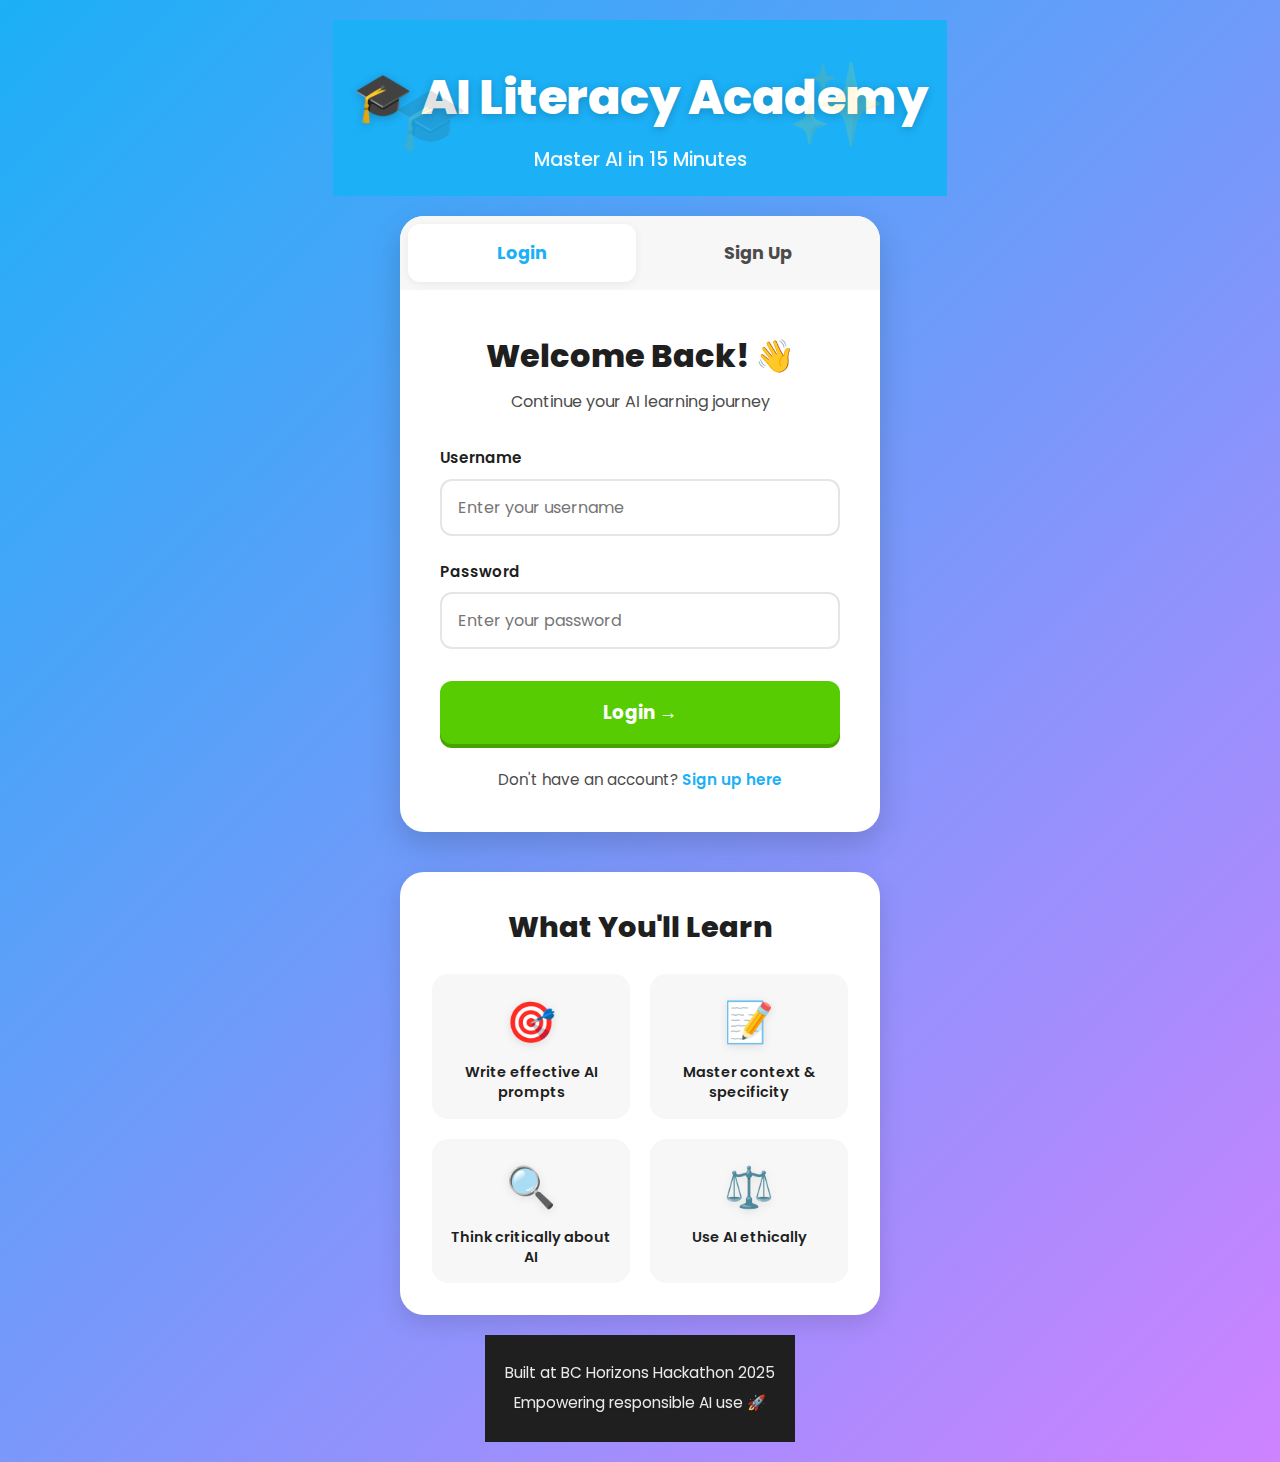
<file: index.html>
<!DOCTYPE html>
<html lang="en">
<head>
    <meta charset="UTF-8">
    <meta name="viewport" content="width=device-width, initial-scale=1.0">
    <title>AI Literacy Academy</title>
    <link rel="stylesheet" href="style.css">
    <script src="auth-check.js"></script>
</head>
<body>
    
    <div class="container">
        <!-- Header Section -->
        <header>
            <div class="header-content">
                <div>
                    <h1>🎓 AI Literacy Academy</h1>
                    <p class="tagline">Master AI in 15 Minutes</p>
                </div>
                <div class="user-controls">
                    <span id="welcomeMessage" class="welcome-text"></span>
                    <button class="logout-button" onclick="authUtils.logout()">Logout</button>
                </div>
            </div>
        </header>

        <!-- Hero Section -->
        <section class="hero">
            <h2>Learn How to Use AI Like a Pro</h2>
            <p>Interactive lessons that teach you proper prompting, critical thinking, and responsible AI use.</p>
            <button class="cta-button" onclick="startCourse()">Start Learning Free →</button>
        </section>

        <!-- Course Modules -->
        <section class="modules">
            <h3>What You'll Learn</h3>
            
            <div class="module-grid">
                <div class="module-card">
                    <div class="module-icon">🎯</div>
                    <h4>Prompt Fundamentals</h4>
                    <p>Learn how to write clear, effective prompts that get you better results.</p>
                    <button onclick="goToLesson(1)">Start →</button>
                </div>

                <div class="module-card">
                    <div class="module-icon">📝</div>
                    <h4>Adding Context</h4>
                    <p>Discover why context matters and how to provide it effectively.</p>
                    <button onclick="goToLesson(2)">Start →</button>
                </div>

                <div class="module-card">
                    <div class="module-icon">🔍</div>
                    <h4>Think Critically</h4>
                    <p>Learn to spot AI mistakes and verify information properly.</p>
                    <button onclick="goToLesson(3)">Start →</button>
                </div>

                <div class="module-card">
                    <div class="module-icon">⚖️</div>
                    <h4>Use AI Ethically</h4>
                    <p>Understand privacy, plagiarism, and responsible AI practices.</p>
                    <button onclick="goToLesson(4)">Start →</button>
                </div>
            </div>
        </section>

        <!-- Demo Section -->
        <section class="demo">
            <h3>Try It: See the Difference</h3>
            <div class="comparison">
                <div class="bad-example">
                    <h4>❌ Vague Prompt</h4>
                    <div class="prompt-box">
                        "Tell me about dogs"
                    </div>
                    <p>Too broad - AI doesn't know what you want</p>
                </div>

                <div class="good-example">
                    <h4>✅ Specific Prompt</h4>
                    <div class="prompt-box">
                        "List 3 dog breeds good for apartments with their exercise needs"
                    </div>
                    <p>Clear goal with specific requirements</p>
                </div>
            </div>
        </section>

        <!-- Footer -->
        <footer>
            <p>Built at BC Horizons Hackathon 2025</p>
            <p>Empowering responsible AI use 🚀</p>
        </footer>
    </div>

    <script src="script.js"></script>
</body>
</html>
</file>
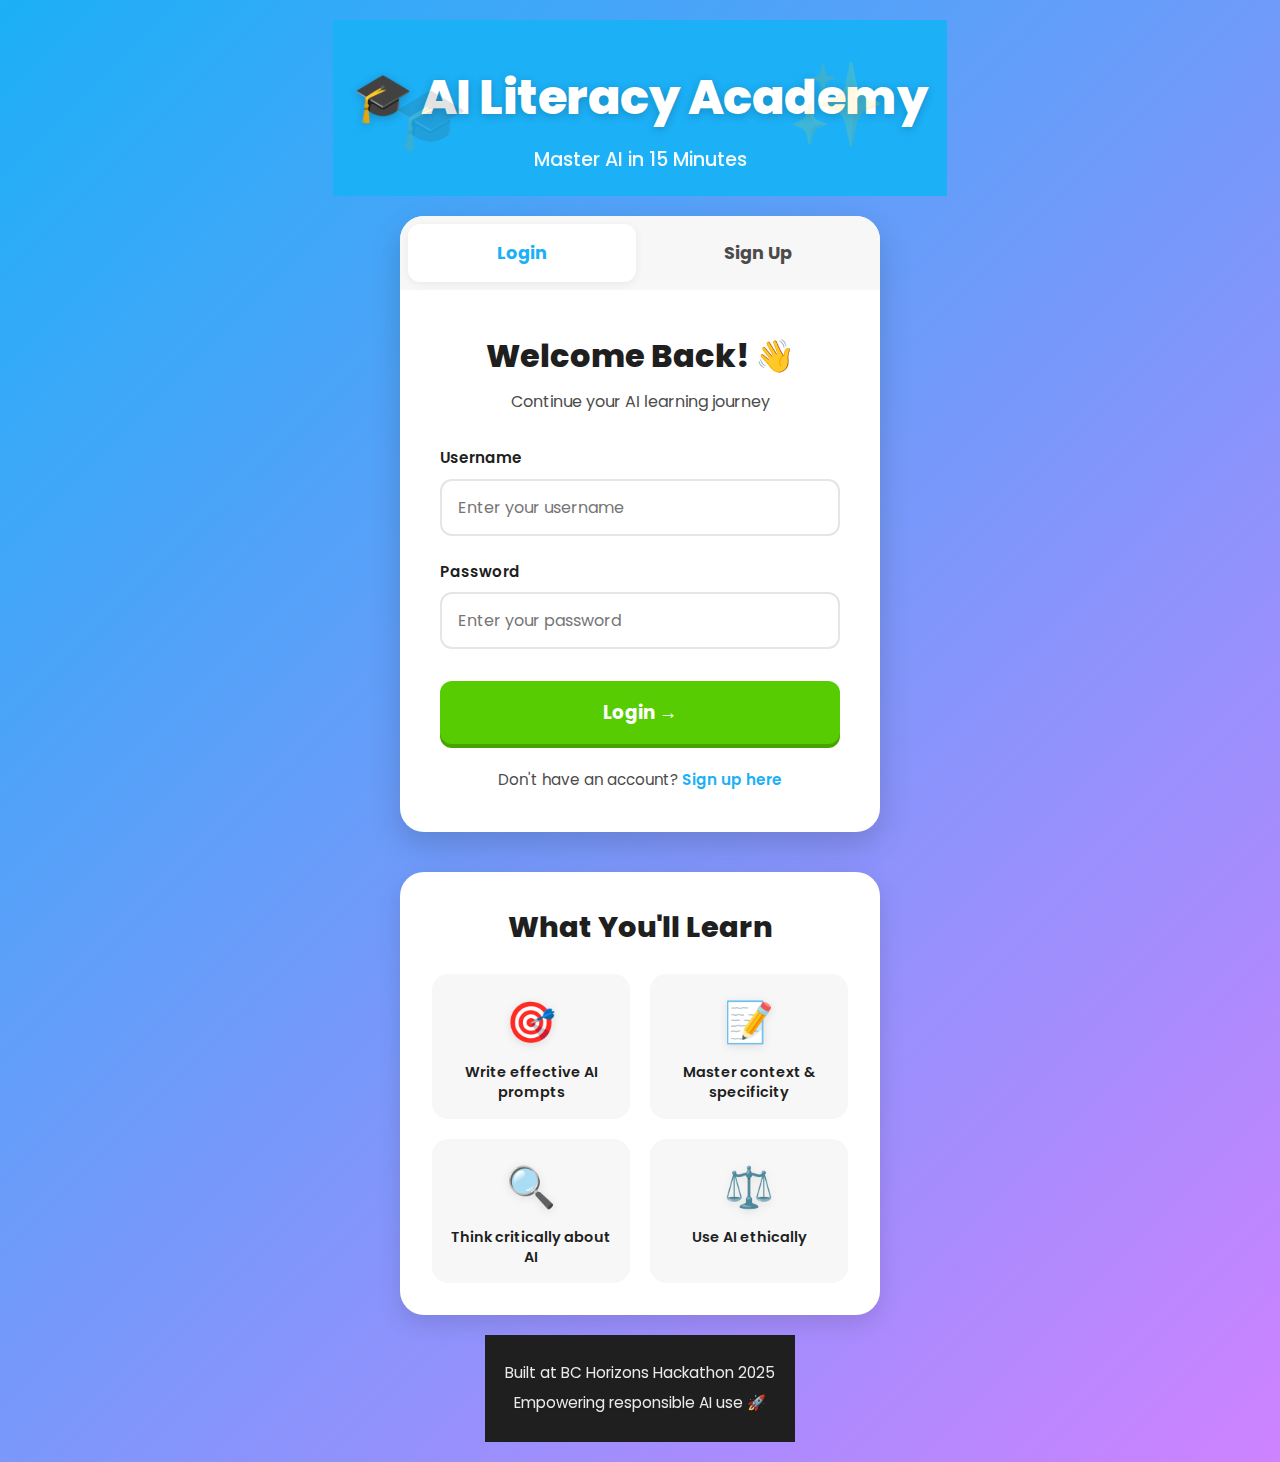
<file: login.html>
<!DOCTYPE html>
<html lang="en">
<head>
    <meta charset="UTF-8">
    <meta name="viewport" content="width=device-width, initial-scale=1.0">
    <title>Login - AI Literacy Academy</title>
    <link rel="stylesheet" href="style.css">
    <link rel="stylesheet" href="auth-style.css">
</head>
<body>
    
    <div class="auth-container">
        <!-- Header -->
        <header class="auth-header">
            <h1>🎓 AI Literacy Academy</h1>
            <p class="tagline">Master AI in 15 Minutes</p>
        </header>

        <!-- Auth Box -->
        <div class="auth-box">
            <!-- Toggle Buttons -->
            <div class="auth-toggle">
                <button id="loginTab" class="tab-button active" onclick="showLogin()">Login</button>
                <button id="registerTab" class="tab-button" onclick="showRegister()">Sign Up</button>
            </div>

            <!-- Login Form -->
            <form id="loginForm" class="auth-form active">
                <h2>Welcome Back! 👋</h2>
                <p class="form-subtitle">Continue your AI learning journey</p>

                <div class="form-group">
                    <label for="loginUsername">Username</label>
                    <input 
                        type="text" 
                        id="loginUsername" 
                        name="username" 
                        required 
                        placeholder="Enter your username"
                        autocomplete="username"
                    >
                </div>

                <div class="form-group">
                    <label for="loginPassword">Password</label>
                    <input 
                        type="password" 
                        id="loginPassword" 
                        name="password" 
                        required 
                        placeholder="Enter your password"
                        autocomplete="current-password"
                    >
                </div>

                <div id="loginError" class="error-message" style="display: none;"></div>

                <button type="submit" class="auth-button" id="loginButton">
                    Login →
                </button>

                <p class="form-footer">
                    Don't have an account? <a href="#" onclick="showRegister(); return false;">Sign up here</a>
                </p>
            </form>

            <!-- Register Form -->
            <form id="registerForm" class="auth-form">
                <h2>Join the Academy! 🚀</h2>
                <p class="form-subtitle">Start learning AI literacy today</p>

                <div class="form-group">
                    <label for="registerUsername">Username</label>
                    <input 
                        type="text" 
                        id="registerUsername" 
                        name="username" 
                        required 
                        placeholder="Choose a username"
                        autocomplete="username"
                        minlength="3"
                    >
                    <small>At least 3 characters</small>
                </div>

                <div class="form-group">
                    <label for="registerPassword">Password</label>
                    <input 
                        type="password" 
                        id="registerPassword" 
                        name="password" 
                        required 
                        placeholder="Create a password"
                        autocomplete="new-password"
                        minlength="6"
                    >
                    <small>At least 6 characters</small>
                </div>

                <div class="form-group">
                    <label for="confirmPassword">Confirm Password</label>
                    <input 
                        type="password" 
                        id="confirmPassword" 
                        name="confirmPassword" 
                        required 
                        placeholder="Confirm your password"
                        autocomplete="new-password"
                    >
                </div>

                <div id="registerError" class="error-message" style="display: none;"></div>

                <button type="submit" class="auth-button" id="registerButton">
                    Create Account →
                </button>

                <p class="form-footer">
                    Already have an account? <a href="#" onclick="showLogin(); return false;">Login here</a>
                </p>
            </form>
        </div>

        <!-- Features Preview -->
        <div class="features-preview">
            <h3>What You'll Learn</h3>
            <div class="feature-grid">
                <div class="feature-item">
                    <span class="feature-icon">🎯</span>
                    <p>Write effective AI prompts</p>
                </div>
                <div class="feature-item">
                    <span class="feature-icon">📝</span>
                    <p>Master context & specificity</p>
                </div>
                <div class="feature-item">
                    <span class="feature-icon">🔍</span>
                    <p>Think critically about AI</p>
                </div>
                <div class="feature-item">
                    <span class="feature-icon">⚖️</span>
                    <p>Use AI ethically</p>
                </div>
            </div>
        </div>

        <!-- Footer -->
        <footer class="auth-footer">
            <p>Built at BC Horizons Hackathon 2025</p>
            <p>Empowering responsible AI use 🚀</p>
        </footer>
    </div>

    <script src="auth.js"></script>
</body>
</html>
</file>
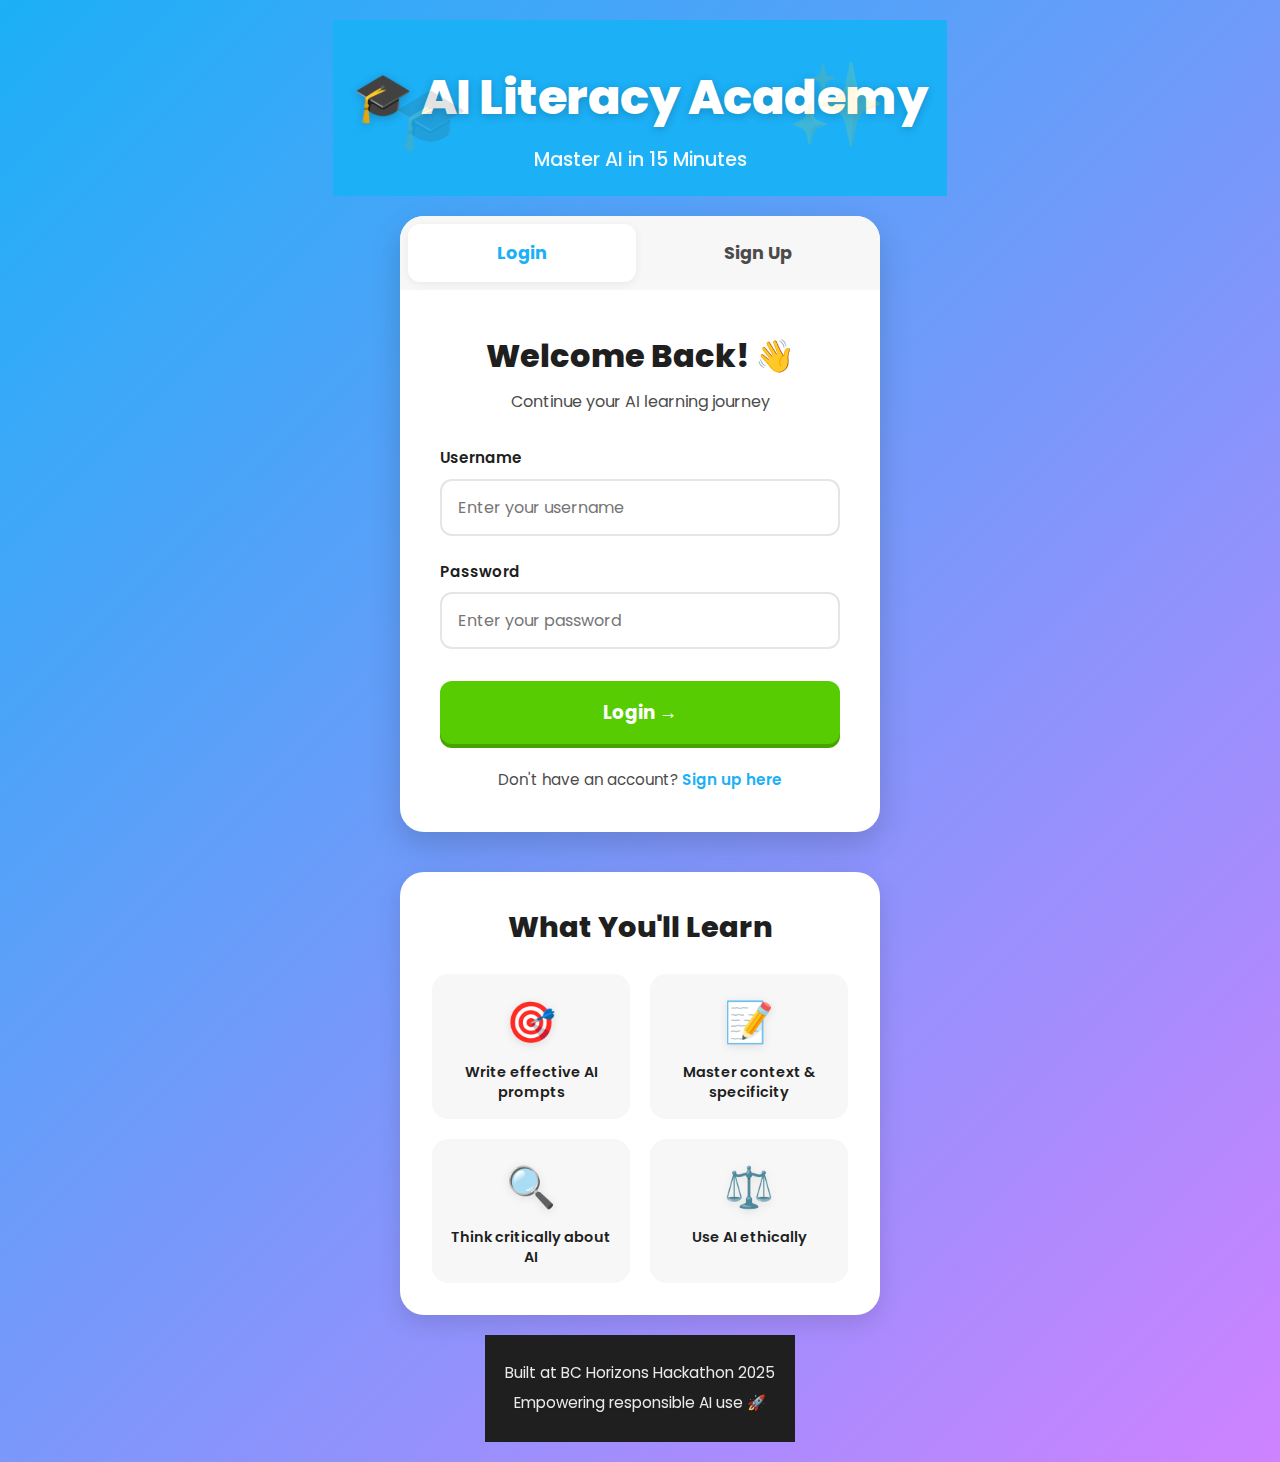
<file: lessons/lesson1.html>
<!DOCTYPE html>
<html lang="en">
<head>
    <meta charset="UTF-8">
    <meta name="viewport" content="width=device-width, initial-scale=1.0">
    <title>Lesson 1: Prompt Fundamentals</title>
    <link rel="stylesheet" href="../style.css">
    <link rel="stylesheet" href="lesson-style.css">
    <script src="../auth-check.js"></script>
</head>
<body>
    
    <div class="lesson-container">
        <!-- Progress Bar -->
        <div class="progress-bar">
            <div class="progress-fill" id="progressBar"></div>
        </div>

        <!-- Navigation -->
        <nav class="lesson-nav">
            <a href="../index.html" class="back-button">← Back to Home</a>
            <span class="lesson-badge">Lesson 1 of 4</span>
        </nav>

        <!-- Lesson Content -->
        <main class="lesson-content">
            
            <!-- Section 1: Introduction -->
            <section id="section1" class="section active">
                <div class="section-inner">
                    <h1>🎯 Prompt Fundamentals</h1>
                    <p class="intro-text">
                        Think of AI like a really talented assistant who's eager to help but needs clear instructions. 
                        The better your instructions (prompts), the better the results!
                    </p>

                    <div class="key-principle">
                        <h3>💡 Key Principle</h3>
                        <p>Specific prompts = Better results. Always include <strong>WHO</strong>, <strong>WHAT</strong>, and <strong>HOW</strong>.</p>
                    </div>

                    <button class="next-button" onclick="goToSection(2)">
                        Start Learning →
                    </button>
                </div>
            </section>

            <!-- Section 2: The Three Elements -->
            <section id="section2" class="section">
                <div class="section-inner">
                    <h2>The Three Elements of Great Prompts</h2>
                    <p class="subtitle">Master these and you'll get 10x better results from any AI</p>

                    <div class="elements-grid">
                        <div class="element-card">
                            <div class="element-icon">👤</div>
                            <h3>WHO - Define the Role</h3>
                            <p>Tell the AI what perspective or expertise to use.</p>
                            <div class="example-box good">
                                <strong>Example:</strong> "You are an experienced college advisor..."
                            </div>
                        </div>

                        <div class="element-card">
                            <div class="element-icon">📋</div>
                            <h3>WHAT - State Your Goal</h3>
                            <p>Be crystal clear about what you need.</p>
                            <div class="example-box good">
                                <strong>Example:</strong> "...help me write a resume that highlights my coding skills..."
                            </div>
                        </div>

                        <div class="element-card">
                            <div class="element-icon">⚙️</div>
                            <h3>HOW - Specify Format</h3>
                            <p>Describe exactly how you want the output.</p>
                            <div class="example-box good">
                                <strong>Example:</strong> "...format it with bullet points, keep each under 15 words"
                            </div>
                        </div>
                    </div>

                    <div class="full-example">
                        <h4>✨ Putting It All Together:</h4>
                        <div class="prompt-display">
                            "You are an experienced college advisor. Help me write a resume that highlights my coding skills. Format it with bullet points, keep each under 15 words."
                        </div>
                    </div>

                    <button class="next-button" onclick="goToSection(3)">
                        Try an Exercise →
                    </button>
                </div>
            </section>

            <!-- Section 3: Interactive Exercise -->
            <section id="section3" class="section">
                <div class="section-inner">
                    <h2>🎮 Your Turn: Fix This Prompt</h2>
                    
                    <div class="challenge-box">
                        <div class="bad-prompt-display">
                            <h3>❌ Vague Prompt:</h3>
                            <p class="bad-prompt">"Help me with my essay"</p>
                            <p class="explanation">This is too vague! The AI doesn't know what kind of help, what essay, or how to format the response.</p>
                        </div>

                        <div class="task-box">
                            <h3>Your Task:</h3>
                            <p>Rewrite this prompt using WHO, WHAT, and HOW. Make it specific!</p>
                        </div>

                        <textarea 
                            id="userPrompt" 
                            class="prompt-input" 
                            placeholder="Type your improved prompt here...&#10;&#10;Hint: Start with 'You are...' and include specific details about the essay topic and what kind of help you need."
                            rows="6"
                        ></textarea>

                        <button class="check-button" onclick="checkPrompt()">
                            Check My Answer ✓
                        </button>

                        <div id="feedback" class="feedback-box" style="display: none;"></div>
                    </div>

                    <button id="continueButton" class="next-button" onclick="goToSection(4)" style="display: none;">
                        Continue to Summary →
                    </button>
                </div>
            </section>

            <!-- Section 4: Summary & Next Steps -->
            <section id="section4" class="section">
                <div class="section-inner">
                    <h2>🎉 Lesson Complete!</h2>
                    
                    <div class="completion-badge">
                        <div class="badge-icon">✓</div>
                    </div>

                    <div class="summary-box">
                        <h3>What You Learned:</h3>
                        <ul class="checklist">
                            <li>✅ How to structure prompts with WHO, WHAT, and HOW</li>
                            <li>✅ Why specificity leads to better AI results</li>
                            <li>✅ How to transform vague requests into clear instructions</li>
                        </ul>
                    </div>

                    <div class="next-lesson-preview">
                        <h3>🔜 Next Lesson: Adding Context</h3>
                        <p>Learn how providing background information dramatically improves AI responses</p>
                    </div>

                    <div class="button-group">
                        <a href="lesson2.html" class="next-button primary">
                            Next Lesson: Context is Key →
                        </a>
                        <a href="../index.html" class="next-button secondary">
                            ← Back to Home
                        </a>
                    </div>
                </div>
            </section>

        </main>
    </div>

    <script src="lesson1.js"></script>
</body>
</html>
</file>
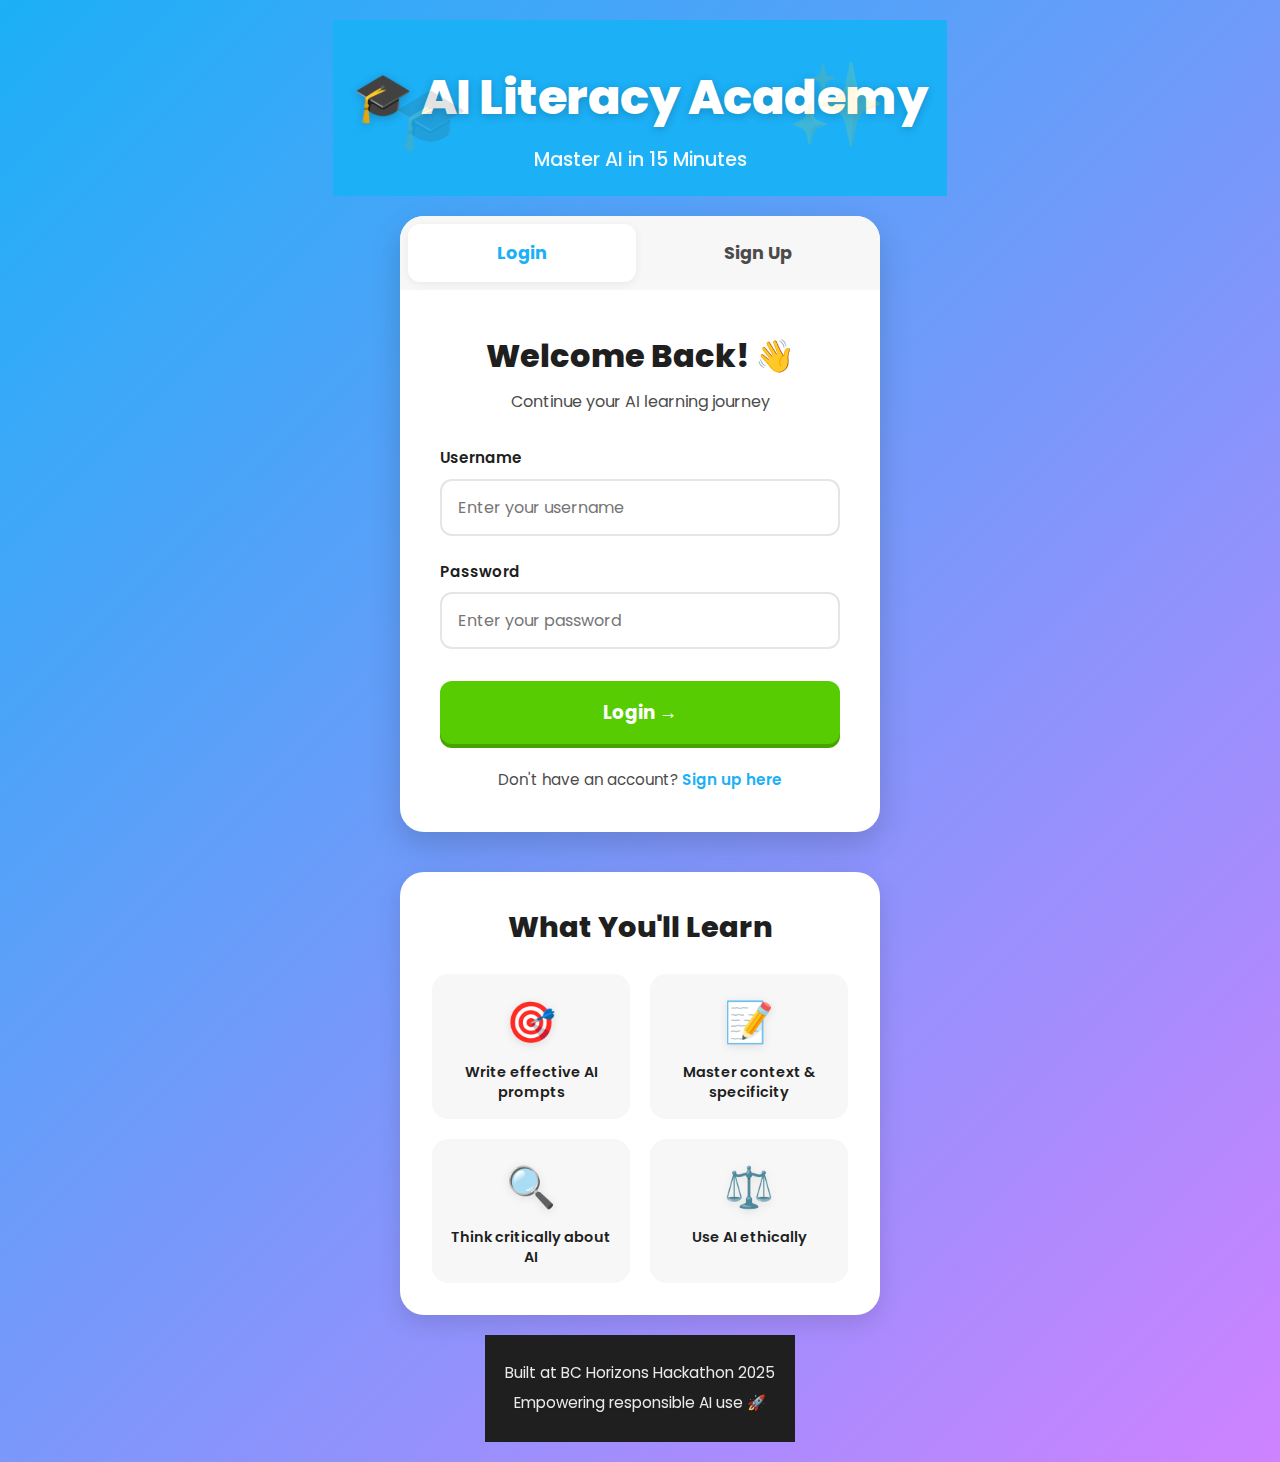
<file: lessons/lesson2.html>
<!DOCTYPE html>
<html lang="en">
<head>
    <meta charset="UTF-8">
    <meta name="viewport" content="width=device-width, initial-scale=1.0">
    <title>Lesson 2: Context is Key</title>
    <link rel="stylesheet" href="../style.css">
    <link rel="stylesheet" href="lesson-style.css">
    <script src="../auth-check.js"></script>
</head>
<body>
    
    <div class="lesson-container">
        <!-- Progress Bar -->
        <div class="progress-bar">
            <div class="progress-fill" id="progressBar"></div>
        </div>

        <!-- Navigation -->
        <nav class="lesson-nav">
            <a href="../index.html" class="back-button">← Back to Home</a>
            <span class="lesson-badge">Lesson 2 of 4</span>
        </nav>

        <!-- Lesson Content -->
        <main class="lesson-content">
            
            <!-- Section 1: Introduction -->
            <section id="section1" class="section active">
                <div class="section-inner">
                    <h1>📝 Context is Key</h1>
                    <p class="intro-text">
                        Imagine asking a friend for restaurant recommendations without mentioning you're vegetarian, 
                        on a budget, or that you're in Tokyo. Context changes everything!
                    </p>

                    <div class="key-principle">
                        <h3>💡 Key Principle</h3>
                        <p>AI can't read your mind. The more relevant background information you provide, the more tailored and useful the response will be.</p>
                    </div>

                    <button class="next-button" onclick="goToSection(2)">
                        See Examples →
                    </button>
                </div>
            </section>

            <!-- Section 2: Before & After Examples -->
<section id="section2" class="section">
    <div class="section-inner">
        <h2>The Power of Context</h2>
        <p class="subtitle">Watch how adding context transforms generic advice into personalized help</p>

        <!-- Example 1: Without Context -->
        <div class="example-container">
            <h3 class="example-title bad-title">❌ Without Context</h3>
            <div class="example-content">
                <div class="prompt-display-large bad">
                    "Give me tips for learning to code"
                </div>
                <div class="response-preview">
                    <div class="response-label">AI Response:</div>
                    <p>Here are some general tips: Start with Python, practice daily, build projects, use online tutorials, join coding communities...</p>
                    <div class="quality-badge bad-badge">
                        <span class="badge-icon">⚠️</span>
                        <span>Generic advice that might not fit your situation</span>
                    </div>
                </div>
            </div>
        </div>

        <!-- Spacer -->
        <div class="vs-divider">
            <span>VS</span>
        </div>

        <!-- Example 2: With Context -->
        <div class="example-container">
            <h3 class="example-title good-title">✅ With Context</h3>
            <div class="example-content">
                <div class="prompt-display-large good">
                    "I'm a biology major interested in data analysis for research. I have no coding experience but can dedicate 2 hours per week to learning. Give me tips for learning to code that fit my background and time constraints."
                </div>
                <div class="response-preview">
                    <div class="response-label">AI Response:</div>
                    <p>Perfect! Focus on Python and R since they're ideal for biological data analysis. Start with DataCamp's biology-focused intro courses which work well with a 2hr/week schedule. Practice with real genomic or ecological datasets from Kaggle to stay motivated...</p>
                    <div class="quality-badge good-badge">
                        <span class="badge-icon">✓</span>
                        <span>Personalized, actionable advice tailored to you</span>
                    </div>
                </div>
            </div>
        </div>

        <!-- Key Takeaway Box -->
        <div class="takeaway-box">
            <h3>🎯 The Difference?</h3>
            <p>The second prompt included <strong>who you are</strong> (biology major), <strong>your goal</strong> (data analysis), and <strong>your constraints</strong> (2hrs/week, no experience). This gave the AI everything it needed to give you relevant advice.</p>
        </div>

        <!-- Context Types Section - Cleaner Layout -->
        <div class="context-section">
            <h3>What Kind of Context Should You Include?</h3>
            
            <div class="context-list">
                <div class="context-item">
                    <div class="context-header">
                        <span class="context-icon">👤</span>
                        <h4>Your Background</h4>
                    </div>
                    <p>Your skills, experience level, field of study, or current role</p>
                    <div class="context-example">
                        <em>Example: "I'm a junior majoring in psychology..."</em>
                    </div>
                </div>

                <div class="context-item">
                    <div class="context-header">
                        <span class="context-icon">🎯</span>
                        <h4>Your Goal</h4>
                    </div>
                    <p>What you want to achieve and why it matters to you</p>
                    <div class="context-example">
                        <em>Example: "...looking to apply for grad school in neuroscience"</em>
                    </div>
                </div>

                <div class="context-item">
                    <div class="context-header">
                        <span class="context-icon">⏰</span>
                        <h4>Your Constraints</h4>
                    </div>
                    <p>Time, budget, resources, or limitations you're working with</p>
                    <div class="context-example">
                        <em>Example: "...have 6 months and a $500 budget"</em>
                    </div>
                </div>

                <div class="context-item">
                    <div class="context-header">
                        <span class="context-icon">📍</span>
                        <h4>Your Situation</h4>
                    </div>
                    <p>Current circumstances, challenges, or specific needs</p>
                    <div class="context-example">
                        <em>Example: "...struggling with statistics courses"</em>
                    </div>
                </div>
            </div>
        </div>

        <button class="next-button" onclick="goToSection(3)">
            Practice Adding Context →
        </button>
    </div>
</section>

            <!-- Section 3: Interactive Exercise -->
            <section id="section3" class="section">
                <div class="section-inner">
                    <h2>🎮 Your Turn: Add Context</h2>
                    
                    <div class="challenge-box">
                        <div class="scenario-box">
                            <h3>📖 Scenario:</h3>
                            <p>You want AI to help you prepare for a job interview.</p>
                            
                            <div class="bad-prompt-display">
                                <h4>❌ Basic Prompt (No Context):</h4>
                                <p class="bad-prompt">"Help me prepare for a job interview"</p>
                            </div>
                        </div>

                        <div class="task-box">
                            <h3>Your Task:</h3>
                            <p>Rewrite this prompt by adding context about:</p>
                            <ul class="task-list">
                                <li>✓ What job/role you're interviewing for</li>
                                <li>✓ Your relevant background or experience</li>
                                <li>✓ What specifically concerns you about the interview</li>
                                <li>✓ When the interview is (timeline)</li>
                            </ul>
                        </div>

                        <textarea 
                            id="userPrompt" 
                            class="prompt-input" 
                            placeholder="Rewrite the prompt here with lots of context...&#10;&#10;Example start: 'I'm interviewing for a software engineering internship at a startup. I'm a sophomore computer science student with one Python project...'&#10;&#10;Keep going - add more details!"
                            rows="8"
                        ></textarea>

                        <button class="check-button" onclick="checkPrompt()">
                            Check My Answer ✓
                        </button>

                        <div id="feedback" class="feedback-box" style="display: none;"></div>
                    </div>

                    <button id="continueButton" class="next-button" onclick="goToSection(4)" style="display: none;">
                        Continue to Summary →
                    </button>
                </div>
            </section>

            <!-- Section 4: Summary & Next Steps -->
            <section id="section4" class="section">
                <div class="section-inner">
                    <h2>🎉 Lesson Complete!</h2>
                    
                    <div class="completion-badge">
                        <div class="badge-icon">✓</div>
                    </div>

                    <div class="summary-box">
                        <h3>What You Learned:</h3>
                        <ul class="checklist">
                            <li>✅ Why context transforms generic responses into personalized advice</li>
                            <li>✅ Four types of context to include: background, goals, constraints, situation</li>
                            <li>✅ How to enrich prompts with relevant details</li>
                        </ul>
                    </div>

                    <div class="pro-tip-box">
                        <h3>💎 Pro Tip:</h3>
                        <p>The best prompts combine Lesson 1 (WHO, WHAT, HOW) with Lesson 2 (Context). Try it: "You are a career coach [WHO]. I'm a junior majoring in marketing with one internship [CONTEXT]. Help me write a cover letter for a social media manager role [WHAT]. Format it as three paragraphs [HOW]."</p>
                    </div>

                    <div class="next-lesson-preview">
                        <h3>🔜 Next Lesson: Critical Thinking</h3>
                        <p>Learn how to spot AI mistakes, hallucinations, and verify information</p>
                    </div>

                    <div class="button-group">
                        <a href="lesson3.html" class="next-button primary">
                            Next Lesson: Think Critically →
                        </a>
                        <a href="../index.html" class="next-button secondary">
                            ← Back to Home
                        </a>
                    </div>
                </div>
            </section>

        </main>
    </div>

    <script src="lesson2.js"></script>
</body>
</html>
</file>
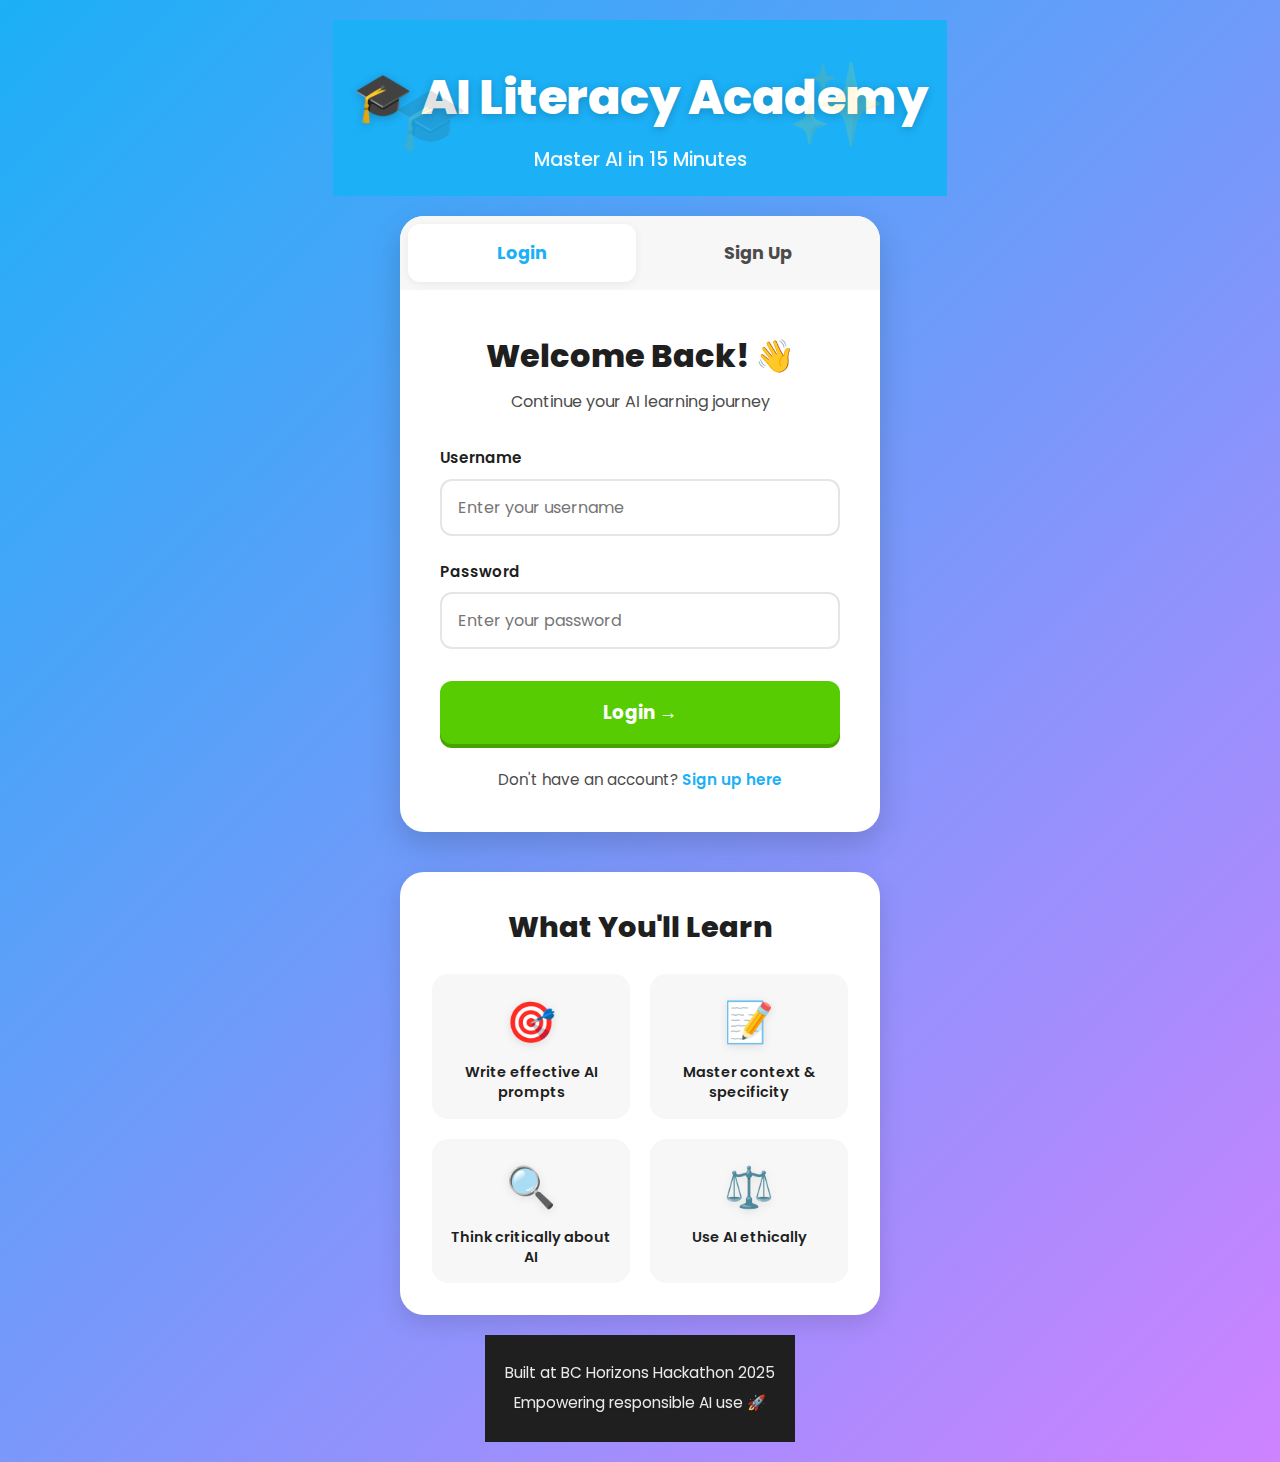
<file: lessons/lesson3.html>
<!DOCTYPE html>
<html lang="en">
<head>
    <meta charset="UTF-8">
    <meta name="viewport" content="width=device-width, initial-scale=1.0">
    <title>Lesson 3: Think Critically</title>
    <link rel="stylesheet" href="../style.css">
    <link rel="stylesheet" href="lesson-style.css">
    <script src="../auth-check.js"></script>
</head>
<body>

    <div class="lesson-container">
        <!-- Progress Bar -->
        <div class="progress-bar">
            <div class="progress-fill" id="progressBar"></div>
        </div>

        <!-- Navigation -->
        <nav class="lesson-nav">
            <a href="../index.html" class="back-button">← Back to Home</a>
            <span class="lesson-badge">Lesson 3 of 4</span>
        </nav>

        <!-- Lesson Content -->
        <main class="lesson-content">

            <!-- Section 1: Introduction -->
            <section id="section1" class="section active">
                <div class="section-inner">
                    <h1>🔍 Think Critically</h1>
                    <p class="intro-text">
                        AI is powerful, but it's not perfect. It can make mistakes, "hallucinate" facts,
                        and give outdated information. Learning to verify and question AI responses is crucial!
                    </p>

                    <div class="key-principle">
                        <h3>💡 Key Principle</h3>
                        <p>Always verify important information. AI is a helpful tool, but you're the one responsible for checking if the output is accurate and appropriate.</p>
                    </div>

                    <button class="next-button" onclick="goToSection(2)">
                        Learn How →
                    </button>
                </div>
            </section>

            <!-- Section 2: Types of AI Mistakes -->
            <section id="section2" class="section">
                <div class="section-inner">
                    <h2>Common AI Mistakes to Watch For</h2>
                    <p class="subtitle">Understanding what can go wrong helps you catch errors before they cause problems</p>

                    <div class="mistakes-grid">
                        <div class="mistake-card">
                            <div class="mistake-icon">🎭</div>
                            <h3>Hallucinations</h3>
                            <p>AI makes up facts, dates, or sources that sound real but aren't.</p>
                            <div class="example-box bad">
                                <strong>Example:</strong> Citing a research paper that doesn't exist, or claiming a historical event happened on the wrong date.
                            </div>
                            <div class="verification-tip">
                                <strong>How to Check:</strong> Cross-reference with reliable sources, look up citations, verify dates and names.
                            </div>
                        </div>

                        <div class="mistake-card">
                            <div class="mistake-icon">📅</div>
                            <h3>Outdated Information</h3>
                            <p>AI training data has a cutoff date - it doesn't know recent events.</p>
                            <div class="example-box bad">
                                <strong>Example:</strong> Information about current events, latest software versions, or recent policy changes may be incorrect.
                            </div>
                            <div class="verification-tip">
                                <strong>How to Check:</strong> For time-sensitive info, always verify with current sources or official websites.
                            </div>
                        </div>

                        <div class="mistake-card">
                            <div class="mistake-icon">⚖️</div>
                            <h3>Biased Responses</h3>
                            <p>AI can reflect biases from its training data or make oversimplified generalizations.</p>
                            <div class="example-box bad">
                                <strong>Example:</strong> Stereotypical assumptions about professions, cultures, or situations.
                            </div>
                            <div class="verification-tip">
                                <strong>How to Check:</strong> Question generalizations, seek diverse perspectives, be aware of potential bias.
                            </div>
                        </div>

                        <div class="mistake-card">
                            <div class="mistake-icon">🧮</div>
                            <h3>Math & Logic Errors</h3>
                            <p>AI can make calculation mistakes or logical inconsistencies.</p>
                            <div class="example-box bad">
                                <strong>Example:</strong> Incorrect calculations, flawed reasoning, or contradictory statements within the same response.
                            </div>
                            <div class="verification-tip">
                                <strong>How to Check:</strong> Double-check calculations, verify logic step by step, use specialized tools for complex math.
                            </div>
                        </div>
                    </div>

                    <div class="critical-thinking-framework">
                        <h3>🎯 Your Critical Thinking Checklist</h3>
                        <div class="checklist-box">
                            <ul class="verification-list">
                                <li><strong>Is it specific?</strong> Vague responses might indicate the AI doesn't really know.</li>
                                <li><strong>Can I verify it?</strong> Check facts against trusted sources.</li>
                                <li><strong>Does it make sense?</strong> Use your own knowledge and common sense.</li>
                                <li><strong>Is it current?</strong> For time-sensitive info, confirm it's up to date.</li>
                                <li><strong>What's missing?</strong> Consider what perspectives or information might be left out.</li>
                            </ul>
                        </div>
                    </div>

                    <button class="next-button" onclick="goToSection(3)">
                        Practice Spotting Errors →
                    </button>
                </div>
            </section>

            <!-- Section 3: Interactive Exercise -->
            <section id="section3" class="section">
                <div class="section-inner">
                    <h2>🎮 Your Turn: Spot the Red Flags</h2>

                    <div class="challenge-box">
                        <div class="scenario-box">
                            <h3>📖 Scenario:</h3>
                            <p>You asked AI: "Tell me about the health benefits of vitamin C"</p>

                            <div class="ai-response-box">
                                <h4>AI Response:</h4>
                                <div class="fake-ai-response">
                                    <p>"Vitamin C is essential for immune function and is found in citrus fruits. A 2023 study by Dr. Johnson at Harvard Medical School proved that taking 5000mg of vitamin C daily can cure the common cold completely. Vitamin C also prevents all types of cancer according to research. Everyone should take maximum doses for optimal health. There are no side effects at any dosage level."</p>
                                </div>
                            </div>
                        </div>

                        <div class="task-box">
                            <h3>Your Task:</h3>
                            <p>This response contains several red flags and potential errors. Identify at least 3 problems with this AI response and explain how you would verify the correct information.</p>
                            <div class="hint-box">
                                <strong>Hint:</strong> Look for claims that sound too absolute, unverifiable citations, potential medical misinformation, or overly simplistic statements.
                            </div>
                        </div>

                        <textarea
                            id="userPrompt"
                            class="prompt-input"
                            placeholder="List the red flags you spotted and how you'd verify the facts...&#10;&#10;Example format:&#10;&#10;Red Flag 1: [What's wrong]&#10;How to verify: [What you'd do to check]&#10;&#10;Red Flag 2: [What's wrong]&#10;How to verify: [What you'd do to check]"
                            rows="10"
                        ></textarea>

                        <button class="check-button" onclick="checkPrompt()">
                            Check My Answer ✓
                        </button>

                        <div id="feedback" class="feedback-box" style="display: none;"></div>
                    </div>

                    <button id="continueButton" class="next-button" onclick="goToSection(4)" style="display: none;">
                        Continue to Summary →
                    </button>
                </div>
            </section>

            <!-- Section 4: Summary & Next Steps -->
            <section id="section4" class="section">
                <div class="section-inner">
                    <h2>🎉 Lesson Complete!</h2>

                    <div class="completion-badge">
                        <div class="badge-icon">✓</div>
                    </div>

                    <div class="summary-box">
                        <h3>What You Learned:</h3>
                        <ul class="checklist">
                            <li>✅ Four common types of AI mistakes: hallucinations, outdated info, bias, and logic errors</li>
                            <li>✅ How to verify AI responses using reliable sources</li>
                            <li>✅ A critical thinking checklist for evaluating AI output</li>
                            <li>✅ Red flags that indicate information needs verification</li>
                        </ul>
                    </div>

                    <div class="pro-tip-box">
                        <h3>💎 Pro Tip:</h3>
                        <p>Use AI as your starting point, not your endpoint. For important decisions (health, legal, financial, academic integrity), always verify with experts or authoritative sources. AI is excellent for brainstorming and drafts, but critical thinking is YOUR responsibility!</p>
                    </div>

                    <div class="next-lesson-preview">
                        <h3>🔜 Next Lesson: Use AI Ethically</h3>
                        <p>Learn about privacy, plagiarism, and responsible AI practices</p>
                    </div>

                    <div class="button-group">
                        <a href="lesson4.html" class="next-button primary">
                            Next Lesson: Ethical AI Use →
                        </a>
                        <a href="../index.html" class="next-button secondary">
                            ← Back to Home
                        </a>
                    </div>
                </div>
            </section>

        </main>
    </div>

    <script src="lesson3.js"></script>
</body>
</html>
</file>
<file: auth-style.css>
/* Auth-specific styles - extends base style.css */

.auth-container {
    min-height: 100vh;
    background: linear-gradient(135deg, var(--primary-blue) 0%, var(--primary-purple) 100%);
    display: flex;
    flex-direction: column;
    align-items: center;
    padding: 20px;
}

.auth-header {
    text-align: center;
    padding: 40px 20px 20px;
    color: var(--white);
}

.auth-header h1 {
    font-size: 3em;
    font-weight: 800;
    margin-bottom: 8px;
    animation: slideInDown 0.6s ease;
    text-shadow: 0 2px 10px rgba(0, 0, 0, 0.2);
}

.auth-header .tagline {
    font-size: 1.2em;
    opacity: 0.95;
    animation: slideInUp 0.6s ease 0.2s both;
}

/* Auth Box */
.auth-box {
    background: var(--white);
    border-radius: 24px;
    padding: 0;
    width: 100%;
    max-width: 480px;
    margin: 20px 0;
    box-shadow: var(--shadow-xl);
    overflow: hidden;
    animation: fadeInUp 0.6s ease;
}

/* Tab Toggle */
.auth-toggle {
    display: grid;
    grid-template-columns: 1fr 1fr;
    background: var(--gray-50);
    padding: 8px;
    gap: 8px;
}

.tab-button {
    background: transparent;
    border: none;
    padding: 16px;
    font-size: 1.1em;
    font-weight: 700;
    font-family: 'Poppins', sans-serif;
    cursor: pointer;
    border-radius: 12px;
    transition: all 0.3s ease;
    color: var(--gray-700);
}

.tab-button.active {
    background: var(--white);
    color: var(--primary-blue);
    box-shadow: var(--shadow-sm);
}

.tab-button:hover:not(.active) {
    background: rgba(255, 255, 255, 0.5);
}

/* Forms */
.auth-form {
    padding: 40px;
    display: none;
    animation: fadeIn 0.3s ease;
}

.auth-form.active {
    display: block;
}

.auth-form h2 {
    font-size: 2em;
    font-weight: 800;
    color: var(--gray-900);
    margin-bottom: 8px;
    text-align: center;
}

.form-subtitle {
    text-align: center;
    color: var(--gray-700);
    margin-bottom: 32px;
    font-size: 1em;
}

.form-group {
    margin-bottom: 24px;
}

.form-group label {
    display: block;
    font-weight: 600;
    color: var(--gray-900);
    margin-bottom: 8px;
    font-size: 0.95em;
}

.form-group input {
    width: 100%;
    padding: 14px 16px;
    border: 2px solid var(--gray-100);
    border-radius: 12px;
    font-size: 1em;
    font-family: 'Poppins', sans-serif;
    transition: all 0.2s ease;
    background: var(--white);
}

.form-group input:focus {
    outline: none;
    border-color: var(--primary-blue);
    box-shadow: 0 0 0 4px rgba(28, 176, 246, 0.1);
}

.form-group small {
    display: block;
    margin-top: 6px;
    font-size: 0.85em;
    color: var(--gray-200);
}

/* Auth Button */
.auth-button {
    width: 100%;
    background: var(--primary-green);
    color: var(--white);
    border: none;
    padding: 18px;
    font-size: 1.15em;
    font-weight: 700;
    border-radius: 12px;
    cursor: pointer;
    transition: all 0.2s ease;
    box-shadow: 0 4px 0 #46A302;
    font-family: 'Poppins', sans-serif;
    margin-top: 8px;
    position: relative;
    top: 0;
}

.auth-button:hover {
    background: #5FD604;
    transform: translateY(-2px);
    box-shadow: 0 6px 0 #46A302;
}

.auth-button:active {
    transform: translateY(2px);
    box-shadow: 0 2px 0 #46A302;
}

.auth-button:disabled {
    background: var(--gray-200);
    color: var(--gray-700);
    cursor: not-allowed;
    box-shadow: 0 4px 0 #999;
    transform: none;
}

/* Error Messages */
.error-message {
    background: #FFE5E5;
    border: 2px solid var(--primary-red);
    color: #C70000;
    padding: 14px 16px;
    border-radius: 10px;
    margin-bottom: 20px;
    font-size: 0.95em;
    font-weight: 500;
    animation: shake 0.4s ease;
}

@keyframes shake {
    0%, 100% { transform: translateX(0); }
    25% { transform: translateX(-8px); }
    75% { transform: translateX(8px); }
}

.success-message {
    background: #E8F8E8;
    border: 2px solid var(--primary-green);
    color: #2D7A2D;
    padding: 14px 16px;
    border-radius: 10px;
    margin-bottom: 20px;
    font-size: 0.95em;
    font-weight: 500;
}

/* Form Footer */
.form-footer {
    text-align: center;
    margin-top: 24px;
    color: var(--gray-700);
    font-size: 0.95em;
}

.form-footer a {
    color: var(--primary-blue);
    text-decoration: none;
    font-weight: 600;
}

.form-footer a:hover {
    text-decoration: underline;
}

/* Features Preview */
.features-preview {
    background: var(--white);
    border-radius: 24px;
    padding: 32px;
    width: 100%;
    max-width: 480px;
    margin: 20px 0;
    box-shadow: var(--shadow-lg);
}

.features-preview h3 {
    text-align: center;
    font-size: 1.8em;
    font-weight: 800;
    color: var(--gray-900);
    margin-bottom: 24px;
}

.feature-grid {
    display: grid;
    grid-template-columns: 1fr 1fr;
    gap: 20px;
}

.feature-item {
    text-align: center;
    padding: 16px;
    background: var(--gray-50);
    border-radius: 16px;
    transition: all 0.3s ease;
}

.feature-item:hover {
    transform: translateY(-4px);
    box-shadow: var(--shadow-md);
}

.feature-icon {
    font-size: 2.5em;
    display: block;
    margin-bottom: 8px;
    filter: drop-shadow(0 2px 4px rgba(0, 0, 0, 0.1));
}

.feature-item p {
    font-size: 0.9em;
    font-weight: 600;
    color: var(--gray-900);
    line-height: 1.4;
}

/* Footer */
.auth-footer {
    text-align: center;
    color: var(--white);
    padding: 20px;
    margin-top: auto;
}

.auth-footer p {
    margin: 6px 0;
    opacity: 0.9;
    font-size: 0.95em;
    text-shadow: 0 1px 3px rgba(0, 0, 0, 0.2);
}

/* Loading State */
.auth-button.loading::after {
    content: '';
    display: inline-block;
    width: 16px;
    height: 16px;
    border: 2px solid var(--white);
    border-top-color: transparent;
    border-radius: 50%;
    margin-left: 8px;
    animation: spin 0.6s linear infinite;
    vertical-align: middle;
}

@keyframes spin {
    to { transform: rotate(360deg); }
}

/* Animations */
@keyframes fadeIn {
    from { opacity: 0; }
    to { opacity: 1; }
}

@keyframes fadeInUp {
    from {
        opacity: 0;
        transform: translateY(20px);
    }
    to {
        opacity: 1;
        transform: translateY(0);
    }
}

@keyframes slideInDown {
    from {
        opacity: 0;
        transform: translateY(-30px);
    }
    to {
        opacity: 1;
        transform: translateY(0);
    }
}

@keyframes slideInUp {
    from {
        opacity: 0;
        transform: translateY(20px);
    }
    to {
        opacity: 1;
        transform: translateY(0);
    }
}

/* Responsive Design */
@media (max-width: 768px) {
    .auth-header h1 {
        font-size: 2.2em;
    }

    .auth-box {
        margin: 10px 0;
    }

    .auth-form {
        padding: 32px 24px;
    }

    .auth-form h2 {
        font-size: 1.6em;
    }

    .feature-grid {
        grid-template-columns: 1fr;
        gap: 16px;
    }

    .features-preview {
        padding: 24px;
    }
}

/* Accessibility */
.tab-button:focus-visible,
.auth-button:focus-visible,
input:focus-visible {
    outline: 3px solid var(--primary-blue);
    outline-offset: 4px;
}
</file>
<file: lessons/lesson-style.css>
/* Lesson-specific styles */
.lesson-container {
    min-height: 100vh;
    background: linear-gradient(135deg, #667eea 0%, #764ba2 100%);
    padding: 0;
}

/* Progress Bar */
.progress-bar {
    position: fixed;
    top: 0;
    left: 0;
    width: 100%;
    height: 5px;
    background: rgba(255,255,255,0.2);
    z-index: 1000;
}

.progress-fill {
    height: 100%;
    background: linear-gradient(90deg, #51cf66, #37b24d);
    width: 0%;
    transition: width 0.5s ease;
}

/* Navigation */
.lesson-nav {
    background: white;
    padding: 20px 40px;
    display: flex;
    justify-content: space-between;
    align-items: center;
    box-shadow: 0 2px 10px rgba(0,0,0,0.1);
}

.back-button {
    color: #667eea;
    text-decoration: none;
    font-weight: 600;
    font-size: 1.1em;
    transition: all 0.3s ease;
}

.back-button:hover {
    color: #764ba2;
    transform: translateX(-5px);
}

.lesson-badge {
    background: linear-gradient(135deg, #667eea, #764ba2);
    color: white;
    padding: 8px 20px;
    border-radius: 20px;
    font-size: 0.9em;
    font-weight: 600;
}

/* Lesson Content */
.lesson-content {
    max-width: 900px;
    margin: 0 auto;
    padding: 60px 20px;
}

.section {
    display: none;
    animation: fadeInUp 0.6s ease;
}

.section.active {
    display: block;
}

.section-inner {
    background: white;
    border-radius: 20px;
    padding: 60px;
    box-shadow: 0 20px 60px rgba(0,0,0,0.2);
}

.section-inner h1 {
    font-size: 3em;
    color: #333;
    margin-bottom: 20px;
}

.section-inner h2 {
    font-size: 2.5em;
    color: #333;
    margin-bottom: 15px;
}

.intro-text {
    font-size: 1.3em;
    color: #666;
    line-height: 1.8;
    margin-bottom: 30px;
}

.subtitle {
    font-size: 1.2em;
    color: #888;
    margin-bottom: 40px;
}

/* Key Principle Box */
.key-principle {
    background: linear-gradient(135deg, #e3f2fd 0%, #bbdefb 100%);
    border-left: 5px solid #2196f3;
    padding: 25px;
    border-radius: 10px;
    margin: 30px 0;
}

.key-principle h3 {
    color: #1565c0;
    margin-bottom: 10px;
    font-size: 1.3em;
}

.key-principle p {
    color: #333;
    font-size: 1.1em;
    line-height: 1.6;
}

/* Elements Grid */
.elements-grid {
    display: grid;
    grid-template-columns: repeat(auto-fit, minmax(250px, 1fr));
    gap: 25px;
    margin: 40px 0;
}

.element-card {
    background: #f8f9ff;
    border: 2px solid #e0e0e0;
    border-radius: 15px;
    padding: 30px;
    text-align: center;
    transition: all 0.3s ease;
}

.element-card:hover {
    transform: translateY(-5px);
    border-color: #667eea;
    box-shadow: 0 10px 30px rgba(102, 126, 234, 0.2);
}

.element-icon {
    font-size: 3.5em;
    margin-bottom: 15px;
}

.element-card h3 {
    font-size: 1.2em;
    color: #333;
    margin-bottom: 10px;
}

.element-card p {
    color: #666;
    margin-bottom: 15px;
    line-height: 1.6;
}

.example-box {
    background: white;
    padding: 15px;
    border-radius: 8px;
    font-size: 0.95em;
    text-align: left;
    border-left: 4px solid #51cf66;
}

/* Full Example */
.full-example {
    background: linear-gradient(135deg, #e8f5e9 0%, #c8e6c9 100%);
    padding: 30px;
    border-radius: 15px;
    margin: 30px 0;
}

.full-example h4 {
    color: #2e7d32;
    margin-bottom: 15px;
    font-size: 1.3em;
}

.prompt-display {
    background: white;
    padding: 20px;
    border-radius: 10px;
    font-family: 'Courier New', monospace;
    color: #333;
    font-size: 1.05em;
    line-height: 1.7;
    border-left: 5px solid #4caf50;
}

/* Challenge Box */
.challenge-box {
    background: #f8f9ff;
    padding: 40px;
    border-radius: 15px;
    margin: 30px 0;
}

.bad-prompt-display {
    background: linear-gradient(135deg, #ffebee 0%, #ffcdd2 100%);
    padding: 25px;
    border-radius: 12px;
    margin-bottom: 30px;
    border-left: 5px solid #f44336;
}

.bad-prompt-display h3 {
    color: #c62828;
    margin-bottom: 15px;
}

.bad-prompt {
    background: white;
    padding: 15px;
    border-radius: 8px;
    font-family: 'Courier New', monospace;
    font-size: 1.1em;
    color: #333;
    margin: 15px 0;
}

.explanation {
    color: #666;
    font-size: 0.95em;
    margin-top: 10px;
}

.task-box {
    background: linear-gradient(135deg, #fff3e0 0%, #ffe0b2 100%);
    padding: 20px;
    border-radius: 10px;
    margin-bottom: 25px;
    border-left: 5px solid #ff9800;
}

.task-box h3 {
    color: #e65100;
    margin-bottom: 10px;
}

.task-box p {
    color: #333;
}

/* Prompt Input */
.prompt-input {
    width: 100%;
    padding: 20px;
    border: 3px solid #e0e0e0;
    border-radius: 12px;
    font-size: 1.05em;
    font-family: 'Courier New', monospace;
    resize: vertical;
    transition: all 0.3s ease;
    margin-bottom: 20px;
}

.prompt-input:focus {
    outline: none;
    border-color: #667eea;
    box-shadow: 0 0 0 4px rgba(102, 126, 234, 0.1);
}

/* Buttons */
.next-button, .check-button {
    background: linear-gradient(135deg, #667eea 0%, #764ba2 100%);
    color: white;
    border: none;
    padding: 18px 40px;
    font-size: 1.2em;
    border-radius: 50px;
    cursor: pointer;
    font-weight: 600;
    transition: all 0.3s ease;
    margin-top: 20px;
    display: inline-block;
    text-decoration: none;
}

.next-button:hover, .check-button:hover {
    transform: translateY(-3px);
    box-shadow: 0 10px 30px rgba(102, 126, 234, 0.4);
}

.check-button {
    background: linear-gradient(135deg, #51cf66 0%, #37b24d 100%);
}

/* Feedback Box */
.feedback-box {
    background: white;
    border-radius: 15px;
    padding: 30px;
    margin-top: 25px;
    border: 3px solid #e0e0e0;
    animation: slideIn 0.4s ease;
}

@keyframes slideIn {
    from {
        opacity: 0;
        transform: translateY(-20px);
    }
    to {
        opacity: 1;
        transform: translateY(0);
    }
}

.feedback-box h3 {
    margin-bottom: 20px;
    font-size: 1.5em;
}

.score-display {
    font-size: 2.5em;
    font-weight: bold;
    color: #667eea;
    margin-bottom: 20px;
}

.feedback-list {
    list-style: none;
    padding: 0;
}

.feedback-list li {
    padding: 10px 0;
    font-size: 1.1em;
    border-bottom: 1px solid #f0f0f0;
}

.feedback-success {
    background: linear-gradient(135deg, #e8f5e9 0%, #c8e6c9 100%);
    border-color: #4caf50;
}

.feedback-partial {
    background: linear-gradient(135deg, #fff3e0 0%, #ffe0b2 100%);
    border-color: #ff9800;
}

/* Completion Section */
.completion-badge {
    text-align: center;
    margin: 40px 0;
}

.badge-icon {
    width: 120px;
    height: 120px;
    background: linear-gradient(135deg, #51cf66 0%, #37b24d 100%);
    border-radius: 50%;
    display: flex;
    align-items: center;
    justify-content: center;
    font-size: 4em;
    color: white;
    margin: 0 auto 20px;
    animation: popIn 0.6s cubic-bezier(0.175, 0.885, 0.32, 1.275);
}

@keyframes popIn {
    0% {
        transform: scale(0);
    }
    100% {
        transform: scale(1);
    }
}

.completion-badge p {
    font-size: 1.3em;
    color: #666;
    font-weight: 600;
}

.summary-box {
    background: #f8f9ff;
    padding: 30px;
    border-radius: 15px;
    margin: 30px 0;
}

.summary-box h3 {
    color: #333;
    margin-bottom: 20px;
    font-size: 1.5em;
}

.checklist {
    list-style: none;
    padding: 0;
}

.checklist li {
    padding: 12px 0;
    font-size: 1.1em;
    color: #333;
    line-height: 1.6;
}

.next-lesson-preview {
    background: linear-gradient(135deg, #e3f2fd 0%, #bbdefb 100%);
    padding: 30px;
    border-radius: 15px;
    margin: 30px 0;
    border-left: 5px solid #2196f3;
}

.next-lesson-preview h3 {
    color: #1565c0;
    margin-bottom: 15px;
}

.next-lesson-preview p {
    color: #333;
    font-size: 1.1em;
}

.button-group {
    display: grid;
    grid-template-columns: 1fr 1fr;
    gap: 20px;
    margin-top: 40px;
}

.next-button.primary {
    background: linear-gradient(135deg, #667eea 0%, #764ba2 100%);
}

.next-button.secondary {
    background: white;
    color: #667eea;
    border: 3px solid #667eea;
}

.next-button.secondary:hover {
    background: #f8f9ff;
}

/* Responsive */
@media (max-width: 768px) {
    .section-inner {
        padding: 30px 20px;
    }
    
    .lesson-nav {
        padding: 15px 20px;
    }
    
    .elements-grid {
        grid-template-columns: 1fr;
    }
    
    .button-group {
        grid-template-columns: 1fr;
    }
    
    .section-inner h1 {
        font-size: 2em;
    }
    
    .section-inner h2 {
        font-size: 1.8em;
    }

    /* Lesson 2 Specific Styles - Cleaner Version */

.example-container {
    margin: 40px 0;
    padding: 0;
}

.example-title {
    font-size: 1.8em;
    margin-bottom: 20px;
    padding-left: 10px;
}

.example-title.bad-title {
    color: #c62828;
}

.example-title.good-title {
    color: #2e7d32;
}

.example-content {
    background: white;
    border-radius: 15px;
    padding: 35px;
    box-shadow: 0 4px 15px rgba(0,0,0,0.08);
}

.prompt-display-large {
    padding: 25px;
    border-radius: 12px;
    font-family: 'Courier New', monospace;
    font-size: 1.1em;
    line-height: 1.8;
    margin-bottom: 30px;
}

.prompt-display-large.bad {
    background: #ffebee;
    border-left: 6px solid #f44336;
    color: #333;
}

.prompt-display-large.good {
    background: #e8f5e9;
    border-left: 6px solid #4caf50;
    color: #333;
}

.response-preview {
    background: #f8f9fa;
    padding: 25px;
    border-radius: 12px;
    border: 2px solid #e0e0e0;
}

.response-label {
    font-weight: bold;
    color: #667eea;
    margin-bottom: 15px;
    font-size: 1.1em;
}

.response-preview p {
    color: #555;
    line-height: 1.8;
    margin-bottom: 20px;
    font-size: 1.05em;
}

.quality-badge {
    display: flex;
    align-items: center;
    gap: 10px;
    padding: 15px 20px;
    border-radius: 10px;
    font-weight: 600;
}

.quality-badge.bad-badge {
    background: #ffcdd2;
    color: #c62828;
}

.quality-badge.good-badge {
    background: #c8e6c9;
    color: #2e7d32;
}

.badge-icon {
    font-size: 1.3em;
}

.vs-divider {
    text-align: center;
    margin: 50px 0;
    position: relative;
}

.vs-divider::before,
.vs-divider::after {
    content: '';
    position: absolute;
    top: 50%;
    width: 40%;
    height: 2px;
    background: linear-gradient(90deg, transparent, #ddd, transparent);
}

.vs-divider::before {
    left: 0;
}

.vs-divider::after {
    right: 0;
}

.vs-divider span {
    background: white;
    padding: 10px 25px;
    border-radius: 25px;
    font-weight: bold;
    color: #667eea;
    border: 3px solid #667eea;
    font-size: 1.2em;
}

.takeaway-box {
    background: linear-gradient(135deg, #e3f2fd 0%, #bbdefb 100%);
    padding: 30px;
    border-radius: 15px;
    margin: 50px 0 40px 0;
    border-left: 6px solid #2196f3;
}

.takeaway-box h3 {
    color: #1565c0;
    margin-bottom: 15px;
    font-size: 1.5em;
}

.takeaway-box p {
    color: #333;
    line-height: 1.8;
    font-size: 1.1em;
}

.takeaway-box strong {
    color: #1565c0;
}

/* Context Section - Vertical List Style */
.context-section {
    margin: 50px 0;
}

.context-section h3 {
    text-align: center;
    font-size: 2em;
    color: #333;
    margin-bottom: 40px;
}

.context-list {
    display: flex;
    flex-direction: column;
    gap: 25px;
}

.context-item {
    background: white;
    border: 2px solid #e0e0e0;
    border-radius: 12px;
    padding: 25px;
    transition: all 0.3s ease;
}

.context-item:hover {
    border-color: #667eea;
    box-shadow: 0 5px 20px rgba(102, 126, 234, 0.15);
    transform: translateX(5px);
}

.context-header {
    display: flex;
    align-items: center;
    gap: 15px;
    margin-bottom: 12px;
}

.context-icon {
    font-size: 2em;
}

.context-item h4 {
    color: #333;
    font-size: 1.3em;
    margin: 0;
}

.context-item > p {
    color: #666;
    line-height: 1.6;
    margin-bottom: 15px;
    font-size: 1.05em;
    padding-left: 50px;
}

.context-example {
    background: #f8f9ff;
    padding: 12px 18px;
    border-radius: 8px;
    margin-left: 50px;
    border-left: 3px solid #667eea;
}

.context-example em {
    color: #555;
    font-size: 0.95em;
}

.scenario-box {
    background: linear-gradient(135deg, #e3f2fd 0%, #bbdefb 100%);
    padding: 25px;
    border-radius: 12px;
    margin-bottom: 25px;
    border-left: 5px solid #2196f3;
}

.scenario-box h3 {
    color: #1565c0;
    margin-bottom: 15px;
}

.scenario-box p {
    color: #333;
    font-size: 1.1em;
    margin-bottom: 20px;
}

.task-list {
    list-style: none;
    padding: 0;
}

.task-list li {
    padding: 8px 0;
    color: #333;
    font-size: 1em;
}

.pro-tip-box {
    background: linear-gradient(135deg, #fff9c4 0%, #fff59d 100%);
    padding: 25px;
    border-radius: 15px;
    margin: 30px 0;
    border-left: 5px solid #fbc02d;
}

.pro-tip-box h3 {
    color: #f57f17;
    margin-bottom: 15px;
}

.pro-tip-box p {
    color: #333;
    line-height: 1.7;
    font-size: 1.05em;
}

/* Responsive for Lesson 2 */
@media (max-width: 768px) {
    .example-content {
        padding: 20px;
    }
    
    .prompt-display-large {
        font-size: 0.95em;
        padding: 20px;
    }
    
    .context-item > p,
    .context-example {
        padding-left: 0;
        margin-left: 0;
    }
    
    .vs-divider::before,
    .vs-divider::after {
        width: 30%;
    }
}}
</file>
<file: style.css>
/* Import Google Fonts */
@import url('https://fonts.googleapis.com/css2?family=Poppins:wght@400;500;600;700;800&display=swap');

/* Reset and Base Styles */
* {
    margin: 0;
    padding: 0;
    box-sizing: border-box;
}

:root {
    /* Duolingo-inspired Color Palette */
    --primary-blue: #1CB0F6;
    --primary-green: #58CC02;
    --primary-orange: #FF9600;
    --primary-yellow: #FFC800;
    --primary-red: #FF4B4B;
    --primary-purple: #CE82FF;

    /* Neutral Colors */
    --white: #FFFFFF;
    --gray-50: #F7F7F7;
    --gray-100: #E5E5E5;
    --gray-200: #AFAFAF;
    --gray-700: #4B4B4B;
    --gray-900: #1F1F1F;

    /* Shadows */
    --shadow-sm: 0 2px 8px rgba(0, 0, 0, 0.06);
    --shadow-md: 0 4px 16px rgba(0, 0, 0, 0.08);
    --shadow-lg: 0 8px 24px rgba(0, 0, 0, 0.12);
    --shadow-xl: 0 12px 32px rgba(0, 0, 0, 0.16);
}

body {
    font-family: 'Poppins', -apple-system, BlinkMacSystemFont, 'Segoe UI', Arial, sans-serif;
    background: var(--white);
    min-height: 100vh;
    padding: 0;
    color: var(--gray-900);
    line-height: 1.6;
}

.container {
    max-width: 1200px;
    margin: 0 auto;
    background: var(--white);
    animation: fadeInUp 0.6s ease;
}

@keyframes fadeInUp {
    from {
        opacity: 0;
        transform: translateY(20px);
    }
    to {
        opacity: 1;
        transform: translateY(0);
    }
}

/* Header */
header {
    background: var(--primary-blue);
    color: var(--white);
    text-align: center;
    padding: 60px 20px;
    position: relative;
    overflow: hidden;
}

header::before {
    content: '✨';
    position: absolute;
    font-size: 80px;
    opacity: 0.15;
    top: 20px;
    right: 60px;
    animation: float 4s ease-in-out infinite;
}

header::after {
    content: '🎓';
    position: absolute;
    font-size: 60px;
    opacity: 0.15;
    bottom: 30px;
    left: 60px;
    animation: float 5s ease-in-out infinite reverse;
}

@keyframes float {
    0%, 100% { transform: translateY(0px) rotate(0deg); }
    50% { transform: translateY(-15px) rotate(5deg); }
}

header h1 {
    font-size: 3.5em;
    font-weight: 800;
    margin-bottom: 12px;
    animation: slideInDown 0.6s ease;
    letter-spacing: -0.5px;
}

@keyframes slideInDown {
    from {
        opacity: 0;
        transform: translateY(-30px);
    }
    to {
        opacity: 1;
        transform: translateY(0);
    }
}

.tagline {
    font-size: 1.3em;
    font-weight: 500;
    opacity: 0.95;
    animation: slideInUp 0.6s ease 0.2s both;
}

@keyframes slideInUp {
    from {
        opacity: 0;
        transform: translateY(20px);
    }
    to {
        opacity: 1;
        transform: translateY(0);
    }
}

/* Hero Section */
.hero {
    text-align: center;
    padding: 100px 20px;
    background: linear-gradient(180deg, var(--gray-50) 0%, var(--white) 100%);
    position: relative;
}

.hero h2 {
    font-size: 3.2em;
    font-weight: 800;
    color: var(--gray-900);
    margin-bottom: 24px;
    letter-spacing: -1px;
}

.hero p {
    font-size: 1.25em;
    color: var(--gray-700);
    margin-bottom: 48px;
    max-width: 700px;
    margin-left: auto;
    margin-right: auto;
    line-height: 1.7;
    font-weight: 400;
}

.cta-button {
    background: var(--primary-green);
    color: var(--white);
    border: none;
    padding: 20px 56px;
    font-size: 1.25em;
    font-weight: 700;
    border-radius: 16px;
    cursor: pointer;
    transition: all 0.2s ease;
    box-shadow: 0 4px 0 #46A302;
    font-family: 'Poppins', sans-serif;
    text-transform: none;
    position: relative;
    top: 0;
}

.cta-button:hover {
    background: #5FD604;
    transform: translateY(-2px);
    box-shadow: 0 6px 0 #46A302;
}

.cta-button:active {
    transform: translateY(2px);
    box-shadow: 0 2px 0 #46A302;
}

/* Modules Section */
.modules {
    padding: 100px 40px;
    background: var(--white);
}

.modules h3 {
    text-align: center;
    font-size: 2.8em;
    font-weight: 800;
    margin-bottom: 64px;
    color: var(--gray-900);
    letter-spacing: -0.5px;
}

.module-grid {
    display: grid;
    grid-template-columns: repeat(auto-fit, minmax(280px, 1fr));
    gap: 32px;
    max-width: 1100px;
    margin: 0 auto;
}

.module-card {
    background: var(--white);
    border: 2px solid var(--gray-100);
    border-radius: 20px;
    padding: 40px 32px;
    text-align: center;
    transition: all 0.3s cubic-bezier(0.175, 0.885, 0.32, 1.275);
    position: relative;
    overflow: visible;
}

.module-card:hover {
    transform: translateY(-8px);
    box-shadow: var(--shadow-lg);
    border-color: var(--primary-blue);
}

.module-icon {
    font-size: 4.5em;
    margin-bottom: 24px;
    display: inline-block;
    transition: transform 0.3s ease;
    filter: drop-shadow(0 4px 8px rgba(0, 0, 0, 0.1));
}

.module-card:hover .module-icon {
    transform: scale(1.15) rotate(-5deg);
}

.module-card h4 {
    font-size: 1.5em;
    font-weight: 700;
    margin-bottom: 16px;
    color: var(--gray-900);
}

.module-card p {
    color: var(--gray-700);
    margin-bottom: 28px;
    line-height: 1.6;
    font-size: 1em;
}

.module-card button {
    background: var(--primary-blue);
    color: var(--white);
    border: none;
    padding: 14px 32px;
    border-radius: 12px;
    cursor: pointer;
    font-weight: 700;
    font-size: 1em;
    font-family: 'Poppins', sans-serif;
    transition: all 0.2s ease;
    box-shadow: 0 4px 0 #1899D6;
    position: relative;
    top: 0;
}

.module-card button:hover {
    background: #1CB0F6;
    transform: translateY(-2px);
    box-shadow: 0 6px 0 #1899D6;
}

.module-card button:active {
    transform: translateY(2px);
    box-shadow: 0 2px 0 #1899D6;
}

.module-card button:disabled {
    background: var(--gray-200);
    color: var(--gray-700);
    cursor: not-allowed;
    box-shadow: 0 4px 0 #999;
}

/* Demo Section */
.demo {
    padding: 100px 40px;
    background: var(--gray-50);
}

.demo h3 {
    text-align: center;
    font-size: 2.8em;
    font-weight: 800;
    margin-bottom: 64px;
    color: var(--gray-900);
    letter-spacing: -0.5px;
}

.comparison {
    display: grid;
    grid-template-columns: 1fr 1fr;
    gap: 48px;
    max-width: 1100px;
    margin: 0 auto;
}

.bad-example, .good-example {
    padding: 40px;
    border-radius: 24px;
    text-align: center;
    transition: all 0.3s ease;
    position: relative;
    background: var(--white);
    border: 3px solid;
}

.bad-example {
    border-color: var(--primary-red);
}

.good-example {
    border-color: var(--primary-green);
}

.bad-example:hover, .good-example:hover {
    transform: translateY(-6px);
    box-shadow: var(--shadow-lg);
}

.bad-example h4 {
    color: var(--primary-red);
    margin-bottom: 24px;
    font-size: 1.5em;
    font-weight: 700;
    display: flex;
    align-items: center;
    justify-content: center;
    gap: 12px;
}

.bad-example h4::before {
    content: '❌';
    font-size: 1.2em;
}

.good-example h4 {
    color: var(--primary-green);
    margin-bottom: 24px;
    font-size: 1.5em;
    font-weight: 700;
    display: flex;
    align-items: center;
    justify-content: center;
    gap: 12px;
}

.good-example h4::before {
    content: '✅';
    font-size: 1.2em;
}

.prompt-box {
    background: var(--gray-50);
    padding: 28px;
    border-radius: 16px;
    margin: 20px 0;
    font-family: 'Courier New', monospace;
    color: var(--gray-900);
    font-size: 1em;
    line-height: 1.7;
    text-align: left;
    border: 2px solid var(--gray-100);
}

/* Footer */
footer {
    background: var(--gray-900);
    color: var(--white);
    text-align: center;
    padding: 48px 40px;
}

footer p {
    margin: 8px 0;
    opacity: 0.9;
    font-size: 1em;
    font-weight: 400;
}

/* Responsive Design */
@media (max-width: 768px) {
    .comparison {
        grid-template-columns: 1fr;
        gap: 32px;
    }

    header h1 {
        font-size: 2.5em;
    }

    .hero h2 {
        font-size: 2.2em;
    }

    .hero p {
        font-size: 1.1em;
    }

    .module-grid {
        grid-template-columns: 1fr;
    }

    .hero {
        padding: 60px 20px;
    }

    .modules, .demo {
        padding: 60px 20px;
    }

    .modules h3, .demo h3 {
        font-size: 2.2em;
    }
}

/* Add smooth scrolling */
html {
    scroll-behavior: smooth;
}

/* Selection color */
::selection {
    background: var(--primary-blue);
    color: var(--white);
}

/* Focus styles for accessibility */
button:focus-visible,
a:focus-visible {
    outline: 3px solid var(--primary-blue);
    outline-offset: 4px;
}
</file>
